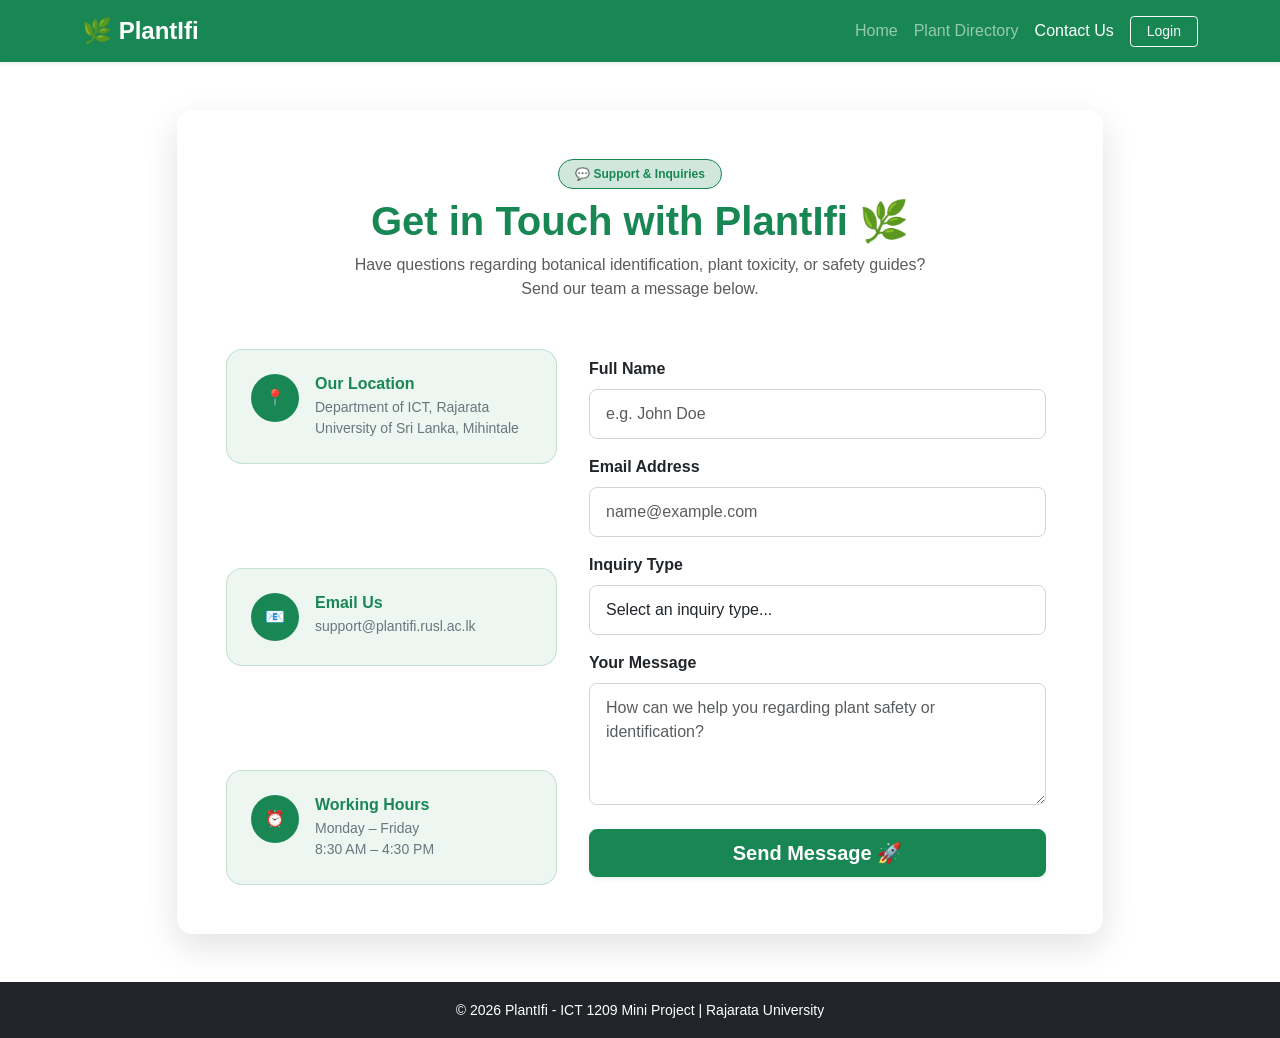
<file: contact.html>
<!DOCTYPE html>
<html lang="en">
<head>
    <meta charset="UTF-8">
    <meta name="viewport" content="width=device-width, initial-scale=1.0">
    <title>Contact Us - PlantIfi</title>
    <link href="https://cdn.jsdelivr.net/npm/bootstrap@5.3.2/dist/css/bootstrap.min.css" rel="stylesheet">
    <link rel="stylesheet" href="css/style.css">
</head>
<body class="d-flex flex-column min-vh-100">

    <nav class="navbar navbar-expand-lg navbar-dark bg-success sticky-top shadow-sm">
        <div class="container">
            <a class="navbar-brand d-flex align-items-center gap-2" href="index.html">
                <span class="fw-bold fs-4">🌿 PlantIfi</span>
            </a>
            
            <button class="navbar-toggler" type="button" data-bs-toggle="collapse" data-bs-target="#navMenu">
                <span class="navbar-toggler-icon"></span>
            </button>

            <div class="collapse navbar-collapse" id="navMenu">
                <ul class="navbar-nav ms-auto align-items-lg-center">
                    <li class="nav-item"><a class="nav-link" href="index.html">Home</a></li>
                    <li class="nav-item"><a class="nav-link" href="directory.html">Plant Directory</a></li>
                    <li class="nav-item"><a class="nav-link active" href="contact.html">Contact Us</a></li>
                    <li class="nav-item ms-lg-2"><a class="btn btn-outline-light btn-sm px-3" href="login.html">Login</a></li>
                </ul>
            </div>
        </div>
    </nav>

    <main class="container py-5 flex-grow-1">
        <div class="row justify-content-center">
            <div class="col-lg-10">
                <div class="contact-glass-card rounded-4 p-4 p-md-5">
                    
                    <div class="text-center mb-5">
                        <span class="badge bg-success-subtle text-success border border-success mb-2 px-3 py-2 rounded-pill">💬 Support & Inquiries</span>
                        <h2 class="fw-bold text-success display-6">Get in Touch with PlantIfi 🌿</h2>
                        <p class="text-muted mx-auto mb-0" style="max-width: 600px;">
                            Have questions regarding botanical identification, plant toxicity, or safety guides? Send our team a message below.
                        </p>
                    </div>

                    <div class="row g-4 align-items-stretch">
                        
                        <div class="col-md-5 d-flex flex-column justify-content-between">
                            <div class="info-box-card rounded-4 p-4 mb-3 d-flex align-items-start gap-3">
                                <div class="bg-success text-white rounded-circle p-3 d-flex align-items-center justify-content-center" style="width: 48px; height: 48px;">
                                    📍
                                </div>
                                <div>
                                    <h6 class="fw-bold text-success mb-1">Our Location</h6>
                                    <p class="small text-secondary mb-0">Department of ICT, Rajarata University of Sri Lanka, Mihintale</p>
                                </div>
                            </div>

                            <div class="info-box-card rounded-4 p-4 mb-3 d-flex align-items-start gap-3">
                                <div class="bg-success text-white rounded-circle p-3 d-flex align-items-center justify-content-center" style="width: 48px; height: 48px;">
                                    📧
                                </div>
                                <div>
                                    <h6 class="fw-bold text-success mb-1">Email Us</h6>
                                    <p class="small text-secondary mb-0">support@plantifi.rusl.ac.lk</p>
                                </div>
                            </div>

                            <div class="info-box-card rounded-4 p-4 d-flex align-items-start gap-3">
                                <div class="bg-success text-white rounded-circle p-3 d-flex align-items-center justify-content-center" style="width: 48px; height: 48px;">
                                    ⏰
                                </div>
                                <div>
                                    <h6 class="fw-bold text-success mb-1">Working Hours</h6>
                                    <p class="small text-secondary mb-0">Monday – Friday<br>8:30 AM – 4:30 PM</p>
                                </div>
                            </div>
                        </div>

                        <div class="col-md-7">
                           
                            <div id="formAlert" class="alert d-none mb-3" role="alert"></div>

                            <form id="reportForm" class="p-2">
                                <div class="mb-3">
                                    <label for="userName" class="form-label fw-semibold text-dark">Full Name</label>
                                    <input type="text" class="form-control rounded-3 custom-input" id="userName" placeholder="e.g. John Doe">
                                </div>

                                <div class="mb-3">
                                    <label for="userEmail" class="form-label fw-semibold text-dark">Email Address</label>
                                    <input type="email" class="form-control rounded-3 custom-input" id="userEmail" placeholder="name@example.com">
                                </div>

                                <div class="mb-3">
                                    <label for="inquiryType" class="form-label fw-semibold text-dark">Inquiry Type</label>
                                    <select class="form-select rounded-3 custom-input" id="inquiryType">
                                        <option value="" selected disabled>Select an inquiry type...</option>
                                        <option value="general">General Support</option>
                                        <option value="toxicity">Toxicity / Safety Report</option>
                                        <option value="identification">Plant Identification</option>
                                    </select>
                                </div>

                                <div class="mb-4">
                                    <label for="plantDetails" class="form-label fw-semibold text-dark">Your Message</label>
                                    <textarea class="form-control rounded-3 custom-input" id="plantDetails" rows="4" placeholder="How can we help you regarding plant safety or identification?"></textarea>
                                </div>

                                <button type="submit" class="btn btn-success btn-lg w-100 fw-semibold shadow-sm rounded-3 py-2">
                                    Send Message 🚀
                                </button>
                            </form>
                        </div>

                    </div>

                </div>
            </div>
        </div>
    </main>

    <footer class="bg-dark text-white text-center py-3 mt-auto">
        <div class="container">
            <small>&copy; 2026 PlantIfi - ICT 1209 Mini Project | Rajarata University</small>
        </div>
    </footer>

    <script src="https://cdn.jsdelivr.net/npm/bootstrap@5.3.2/dist/js/bootstrap.bundle.min.js"></script>
    <script src="js/script.js"></script>
</body>
</html>
</file>
<file: css/style.css>
body {
    font-family: 'Segoe UI', Tahoma, Geneva, Verdana, sans-serif;
    background: linear-gradient(rgba(255, 255, 255, 0.88), rgba(255, 255, 255, 0.88)), 
                url('https://images.pexels.com/photos/1072179/pexels-photo-1072179.jpeg?auto=compress&cs=tinysrgb&w=1600') fixed no-repeat center center/cover;
    min-height: 100vh;
}

.glass-card {
    background: rgba(255, 255, 255, 0.8) !important;
    backdrop-filter: blur(8px);
    -webkit-backdrop-filter: blur(8px);
    border: 1px solid rgba(255, 255, 255, 0.4);
    box-shadow: 0 8px 32px rgba(0, 0, 0, 0.1);
}

.glass-card-box {
    background: rgba(255, 255, 255, 0.75) !important;
    backdrop-filter: blur(10px);
    -webkit-backdrop-filter: blur(10px);
    border: 1px solid rgba(255, 255, 255, 0.5);
    box-shadow: 0 10px 30px rgba(0, 0, 0, 0.08);
}

.contact-glass-card {
    background: rgba(255, 255, 255, 0.85) !important;
    backdrop-filter: blur(12px);
    -webkit-backdrop-filter: blur(12px);
    border: 1px solid rgba(255, 255, 255, 0.6);
    box-shadow: 0 12px 35px rgba(0, 0, 0, 0.12);
}

.category-pill {
    transition: all 0.25s ease-in-out;
    backdrop-filter: blur(6px);
    -webkit-backdrop-filter: blur(6px);
    border: 1px solid rgba(255, 255, 255, 0.4);
}

.category-pill:hover {
    transform: translateY(-2px);
    box-shadow: 0 6px 16px rgba(0, 0, 0, 0.15) !important;
}

.plant-card-cover {
    background-size: cover !important;
    background-position: center !important;
    color: #ffffff !important;
    border: none !important;
    position: relative;
    overflow: hidden;
    min-height: 240px;
    transition: transform 0.3s ease, box-shadow 0.3s ease;
}

.plant-card-cover::before {
    content: '';
    position: absolute;
    top: 0; left: 0; right: 0; bottom: 0;
    background: linear-gradient(180deg, rgba(0, 0, 0, 0.35) 0%, rgba(0, 0, 0, 0.8) 100%);
    z-index: 1;
}

.plant-card-cover * {
    position: relative;
    z-index: 2;
}

.plant-card-cover:hover {
    transform: translateY(-5px);
    box-shadow: 0 12px 28px rgba(0, 0, 0, 0.3) !important;
}


.bg-monstera {
    background: url('https://images.pexels.com/photos/3097770/pexels-photo-3097770.jpeg?auto=compress&cs=tinysrgb&w=800');
}
.bg-snakeplant {
    background: url('https://images.pexels.com/photos/2123482/pexels-photo-2123482.jpeg?auto=compress&cs=tinysrgb&w=800');
}
.bg-peacelily {
    background: url('https://images.pexels.com/photos/4505171/pexels-photo-4505171.jpeg?auto=compress&cs=tinysrgb&w=800');
}
.bg-aloevera {
    background: url('https://images.pexels.com/photos/1687341/pexels-photo-1687341.jpeg?auto=compress&cs=tinysrgb&w=800');
}
.bg-fiddleleaf {
    background: url('https://images.pexels.com/photos/7084310/pexels-photo-7084310.jpeg?auto=compress&cs=tinysrgb&w=800');
}
.bg-lavender {
    background: url('https://images.pexels.com/photos/207518/pexels-photo-207518.jpeg?auto=compress&cs=tinysrgb&w=800');
}
.bg-basil {
    background: url('https://images.pexels.com/photos/1087902/pexels-photo-1087902.jpeg?auto=compress&cs=tinysrgb&w=800');
}
.bg-oleander {
    background: url('https://images.pexels.com/photos/6208087/pexels-photo-6208087.jpeg?auto=compress&cs=tinysrgb&w=800');
}
.bg-orchid {
    background: url('https://images.pexels.com/photos/1407305/pexels-photo-1407305.jpeg?auto=compress&cs=tinysrgb&w=800');
}


.info-box-card {
    background: rgba(25, 135, 84, 0.08);
    border: 1px solid rgba(25, 135, 84, 0.2);
    transition: transform 0.3s ease;
}

.info-box-card:hover {
    transform: translateY(-3px);
}

.custom-input {
    background: rgba(255, 255, 255, 0.9) !important;
    border: 1px solid #ced4da;
    padding: 0.75rem 1rem;
    transition: all 0.25s ease;
}

.custom-input:focus {
    border-color: #198754;
    box-shadow: 0 0 0 0.25rem rgba(25, 135, 84, 0.25);
}
</file>
